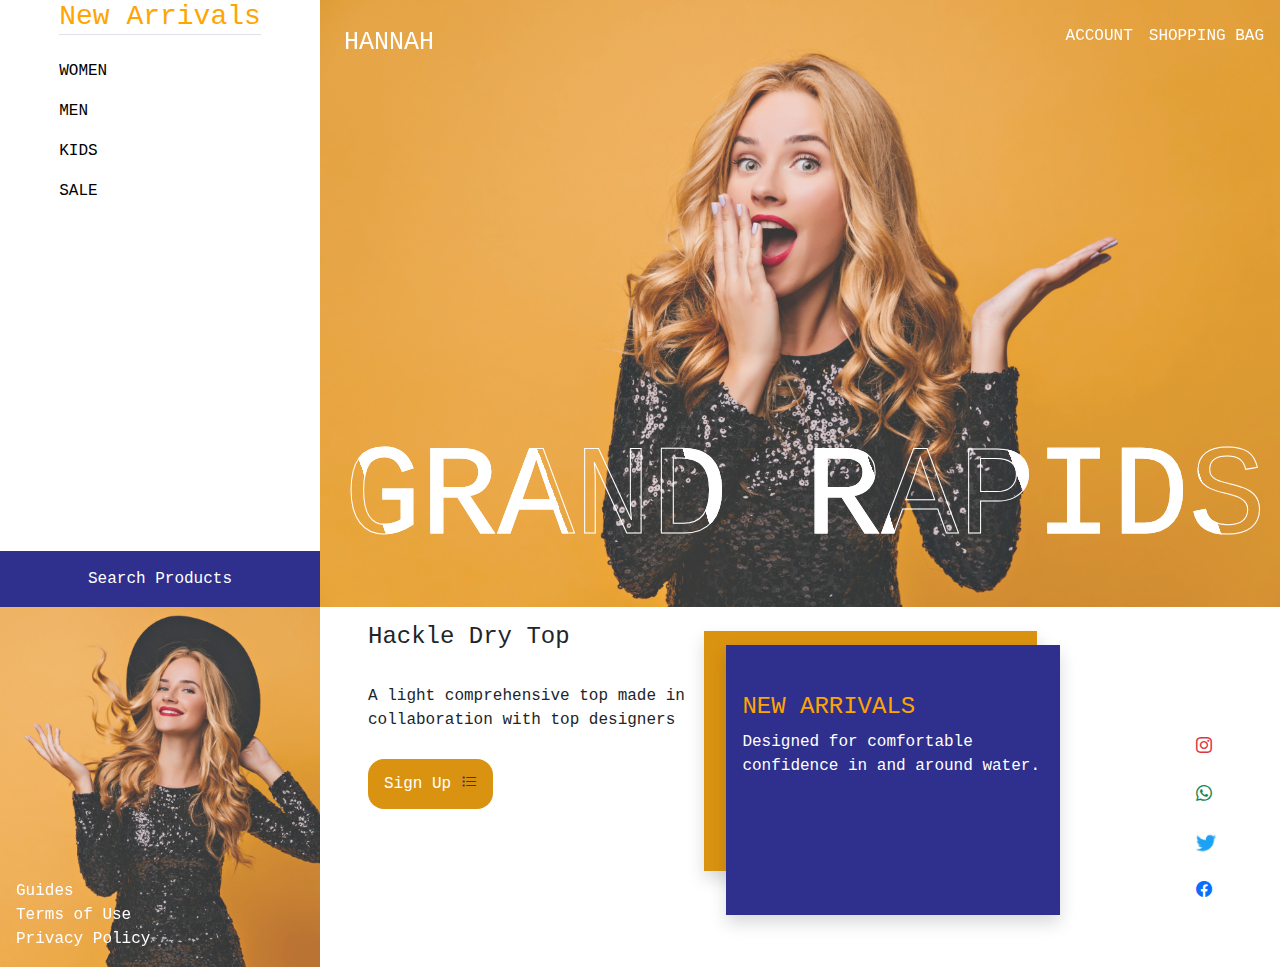
<file: index.html>
<!DOCTYPE html>
<html lang="en">
<head>
    <meta charset="UTF-8">
    <meta http-equiv="X-UA-Compatible" content="IE=edge">
    <meta name="viewport" content="width=device-width, initial-scale=1.0">
    <title>Grand Rapids</title>
    <link rel="stylesheet" href="https://cdn.jsdelivr.net/npm/bootstrap-icons@1.10.2/font/bootstrap-icons.css">
    <link rel="stylesheet" href="./css/bootstrap.min.css">
    <link rel="stylesheet" href="./css/styles.css">
</head>
<body class="h w-100 body font-monospace">
    <main class="d-flex h-3">

        <aside class="col-3 d-md-flex flex-column gap-3 d-none justify-content-between align-items-center">
            <div class="d-flex gap-3 flex-column">
                <h3 class="text-orange border-bottom">New Arrivals</h3>
                <a href="/pages/women.html" class="text-decoration-none text-black">WOMEN</a>
                <a href="/pages/men.html" class="text-decoration-none text-black">MEN</a>
                <a class="text-decoration-none text-black " href="./pages/kids.html">KIDS</a>
                <a class="text-decoration-none text-black " href="./pages/sale.html">SALE</a>    
            </div>

            <div class="bg-blue col-12 p-3 text-white d-flex justify-content-center">
                Search Products
            </div>
        </aside>



        <section class="col-12 col-md-9 d-flex flex-column gap-9 ps-3 ps-md-4 bg-img text-white pb-4 position-relative">

            <div class="d-none gap-3 flex-column bg-white pop-up position-absolute p-5 rounded-4 pos-2">
                <h3 class="text-orange border-bottom">New Arrivals</h3>
                <a href="/pages/women.html" class="text-decoration-none text-black">WOMEN</a>
                <a href="/pages/men.html" class="text-decoration-none text-black">MEN</a>
                <a href="./pages/kids.html" class="text-decoration-none text-black">KIDS</a>
                <a class="text-black text-decoration-none" href="./pages/sale.html">SALE</a>    
            </div>

            <nav class="d-flex justify-content-between pt-4">
                <div class="d-flex gap-1 font-size justify-content-between col-11 col-md-4">
                    <div>HANNAH</div>
                    <i class="bi bi-list d-md-none pop"></i>
                </div>
                <div class="d-md-flex gap-3 d-none pe-3">
                    <a>ACCOUNT</a>
                    <a>SHOPPING BAG</a>
                </div>
            </nav>
            <h1 class="h1">
                GRAND RAPIDS
            </h1>
        </section>
    </main>
    
    
    <footer class="h-2 d-flex">
        <section class="d-md-flex flex-column align-items-start justify-content-end h-2 col-3 ps-3 pb-3 bg-img-2  text-white d-none ">
            <a href="" class="text-decoration-none text-white">Guides</a>
            <a href="" class="text-decoration-none text-white">Terms of Use</a>
            <a href="" class="text-decoration-none text-white">Privacy Policy</a>
        </section>
        <section class="col-12 col-md-9 d-flex flex-column flex-md-row align-items-start">
            <div class="col-10 col-md-4 pb-md-3 ms-3 ms-md-5 gap-4 d-flex flex-column justify-content-end align-items-start pt-3">
                <h4 class="">Hackle Dry Top</h4>
                <p>A light comprehensive top made in collaboration with top designers</p>
                <div>
                    <a href="/pages/signUp.html" class="bg-orange rounded-4 text-white text-nowrap text-decoration-none outline-0 p-3 "> Sign Up
                        <i class="bi  bi-list-task text-blue"></i>
                    </a>
                </div>
            </div>
            <div class="col-12 col-md-5 h-100 position-relative pt-4 pb-3 ps-4 ps-md-0">
                <div class="col-10 shadow h-75 ms-3 bg-orange">

                </div>
                <div class=" ps-3 pt-5 text-white col-10 shadow h-75 m-auto position-absolute bg-blue pos pe-2 mb-3">
                    <h4 class="text-orange">NEW ARRIVALS</h4>
                    <p>Designed for comfortable confidence in and around water.</p>
                </div>
            </div>
            <section class="d-md-none d-flex flex-column align-items-start justify-content-end w-75 h-75 m-auto mt-5 col-3 ps-3 pb-3 bg-img-2  text-white  ">
                <a href="" class="text-decoration-none text-white">Guides</a>
                <a href="" class="text-decoration-none text-white">Terms of Use</a>
                <a href="" class="text-decoration-none text-white">Privacy Policy</a>
            </section>
            <div class="h-25 mb-md-5 pt-md-5 col-10  col-md-1 m-auto d-flex flex-md-column flex-row align-items-end justify-content-end">
                <section class=" d-flex flex-md-column flex-row gap-4 pb-3 pe-md-2">
                    <a href="https://www.instagram.com/hudson_develops"> <i class="bi bi-instagram text-danger"></i></a>
                    <a href="https://wa.me/234814916497"> <i class="bi bi-whatsapp text-success"></i></a>
                    <a href="https://twitter.com/hudson_develops?t=wjyJIXSlgCKj9hTAbs_IqQ&s=01"> <img src="./others/twitter-logo-2.png" alt="" width="20px" height="20px" ></a>
                    <a href="https://www.facebook.com/profile.php?id=100088836301260"> <i class="bi bi-facebook text-primary"></i></a>
                </section>
            </div>
        </section>
    </footer>
    <script src="/js/script.js"></script>
</body>
</html>
</file>
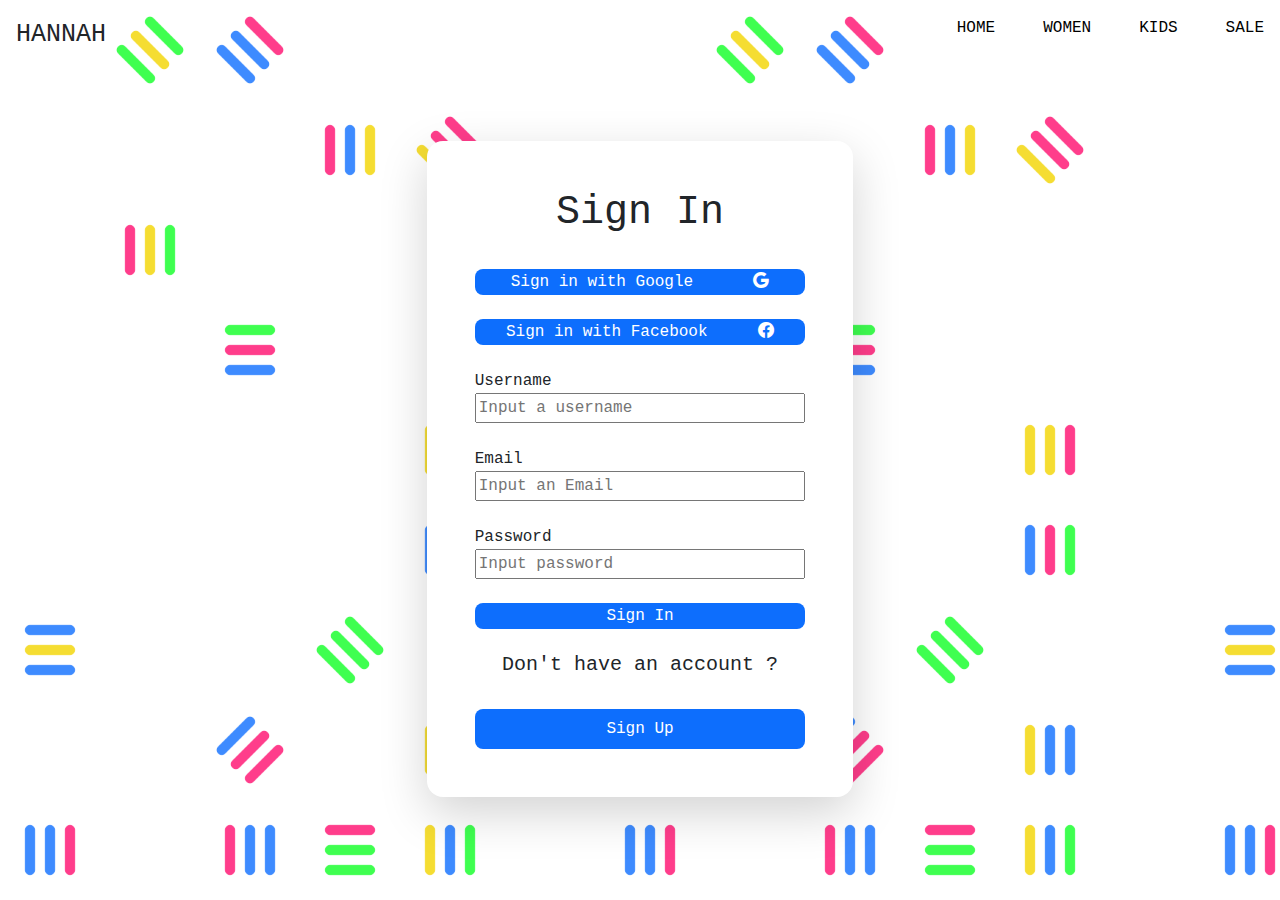
<file: pages/signIn.html>
<!DOCTYPE html>
<html lang="en">
<head>
    <meta charset="UTF-8">
    <meta http-equiv="X-UA-Compatible" content="IE=edge">
    <meta name="viewport" content="width=device-width, initial-scale=1.0">
    <title>Sign In</title>
    <link rel="stylesheet" href="https://cdn.jsdelivr.net/npm/bootstrap-icons@1.10.2/font/bootstrap-icons.css">
    <link rel="stylesheet" href="../css/bootstrap.min.css">
    <link rel="stylesheet" href="../css/styles.css">
</head>
<body>
    <main class="bg-form-2 h font-monospace d-flex flex-column pb-3">
        <nav>
            <nav class="d-flex pt-3 justify-content-between px-3">
                <div class="f-weight font-size">HANNAH</div>
                <i class="bi bi-list d-md-none pop"></i>
                <div class="d-none gap-3 flex-column bg-black pop-up position-absolute p-4 rounded-4 pos-2 col-6 align-items-center">
                    <a href="../index.html" class="text-decoration-none text-white">HOME</a>
                    <a href="./women.html" class="text-white text-decoration-none">WOMEN</a>
                    <a class="text-white text-decoration-none">KIDS</a>
                    <a class="text-white text-decoration-none">SALE</a>    
                </div>

                <div class="d-none d-md-flex gap-5 justify-content-bewhite">
                    <a href="../index.html" class="text-decoration-none text-black ">HOME</a>
                    <a href="./women.html" class=" text-decoration-none text-black">WOMEN</a>
                    <a class="text-black text-decoration-none">KIDS</a>
                    <a class="text-black text-decoration-none">SALE</a>
                </div>
            </nav>
        </nav>
        <form action="" class="shadow-lg col-11 text-nowrap col-md-6 col-lg-4 h-50 d-flex flex-column gap-4 bg-white m-auto p-5 align-items-center rounded-4 ">
            <h1>Sign In </h1>
            <button class="bg-primary col-12 text-white rounded-3 outline-0 d-flex justify-content-around">Sign in with Google
                <i class="bi bi-google"></i>
            </button>
            <button class="bg-primary col-12 text-white rounded-3 outline-0 d-flex justify-content-around">Sign in with Facebook
                <a href="https://www.facebook.com/profile.php?id=100088836301260"> <i class="bi bi-facebook text-white"></i></a>
            </button>
            <label for="" class="d-flex flex-column col-12">
                Username
                <input type="text" required placeholder="Input a username">
            </label>
            <label for="" class="d-flex flex-column col-12">
                Email
                <input type="email" required placeholder="Input an Email">
            </label>
            <label for="" class="d-flex flex-column col-12">
                Password
                <input type="password" required placeholder="Input password">
            </label>
            <button class="bg-primary col-12 text-white rounded-3 outline-0">Sign In</button>
            <h5>Don't have an account ?</h5>
            <a href="./signUp.html" class="px-3 py-2 bg-primary col-12 text-white rounded-3 outline-0 text-decoration-none d-flex justify-content-center">Sign Up</a>
        </form>
    </main>
</body>
<script src="../js/script.js"></script>
</html>
</file>
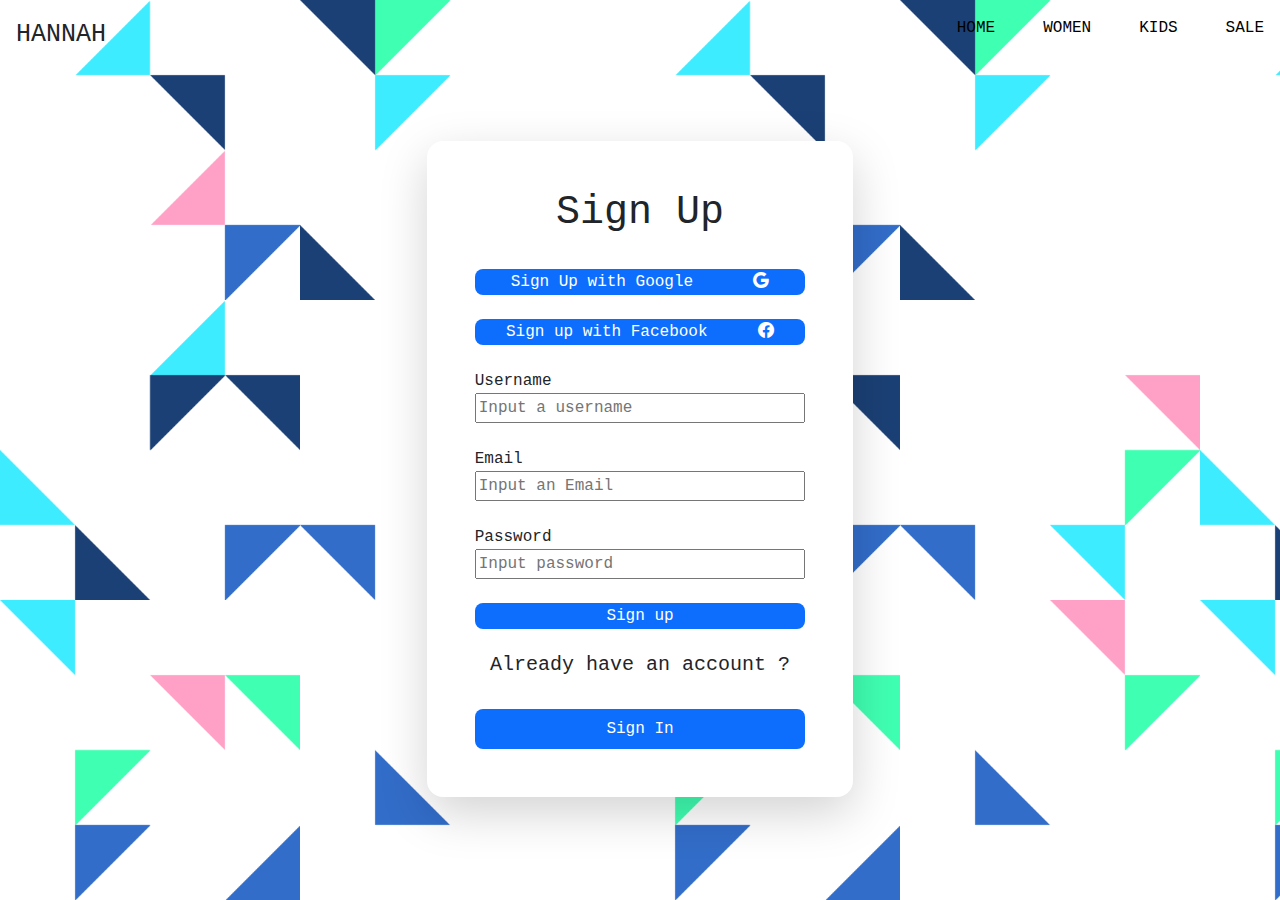
<file: pages/signUp.html>
<!DOCTYPE html>
<html lang="en">
<head>
    <meta charset="UTF-8">
    <meta http-equiv="X-UA-Compatible" content="IE=edge">
    <meta name="viewport" content="width=device-width, initial-scale=1.0">
    <title>Sign Up</title>
    <link rel="stylesheet" href="https://cdn.jsdelivr.net/npm/bootstrap-icons@1.10.2/font/bootstrap-icons.css">
    <link rel="stylesheet" href="../css/bootstrap.min.css">
    <link rel="stylesheet" href="../css/styles.css">
</head>
<body>
    <main class="bg-form h font-monospace d-flex flex-column pb-3">
        <nav>
            <nav class="d-flex pt-3 justify-content-between px-3">
                <div class="f-weight font-size">HANNAH</div>
                <i class="bi bi-list d-md-none pop"></i>
                <div class="d-none gap-3 flex-column bg-black pop-up position-absolute p-4 rounded-4 pos-2 col-6 align-items-center">
                    <a href="../index.html" class="text-decoration-none text-white">HOME</a>
                    <a href="./women.html" class="text-white text-decoration-none">WOMEN</a>
                    <a class="text-white text-decoration-none">KIDS</a>
                    <a class="text-white text-decoration-none">SALE</a>    
                </div>

                <div class="d-none d-md-flex gap-5 justify-content-bewhite">
                    <a href="../index.html" class="text-decoration-none text-black ">HOME</a>
                    <a href="./women.html" class=" text-decoration-none text-black">WOMEN</a>
                    <a class="text-black text-decoration-none">KIDS</a>
                    <a class="text-black text-decoration-none">SALE</a>
                </div>
            </nav>
        </nav>
        <form action="" class="shadow-lg col-11 text-nowrap col-md-6 col-lg-4 h-50 d-flex flex-column gap-4 bg-white m-auto p-5 align-items-center rounded-4 ">
            <h1>Sign Up</h1>
            <button class="bg-primary col-12 text-white rounded-3 outline-0 d-flex justify-content-around">Sign Up with Google
                <i class="bi bi-google"></i>
            </button>
            <button class="bg-primary col-12 text-white rounded-3 outline-0 d-flex justify-content-around">Sign up with Facebook
                <a href="https://www.facebook.com/profile.php?id=100088836301260"> <i class="bi bi-facebook text-white"></i></a>
            </button>
            <label for="" class="d-flex flex-column col-12">
                Username
                <input type="text" required placeholder="Input a username">
            </label>
            <label for="" class="d-flex flex-column col-12">
                Email
                <input type="email" required placeholder="Input an Email">
            </label>
            <label for="" class="d-flex flex-column col-12">
                Password
                <input type="password" required placeholder="Input password">
            </label>
            <button class="bg-primary col-12 text-white rounded-3 outline-0">Sign up</button>
            <h5>Already have an account ?</h5>
            <a class="px-3 py-2 bg-primary col-12 text-white rounded-3 outline-0 text-decoration-none d-flex justify-content-center" href="./signIn.html">Sign In</a>
        </form>
    </main>
</body>
<script src="../js/script.js"></script>
</html>
</file>
<file: css/styles.css>
.gap-9{
    gap: 40vh;
}
.font-size{
    font-size: 25px;
}
.f-weight{
    font-weight: 300;
}

.bg-form{
    background-image: url(../others/art\ squares.png);
    background-size: contain;
}
.bg-form-2{
    background-image: url(../others/short-dashes.png);
    background-size: contain;
}
.last{
    text-align: center;
    text-align-last: center;
}
a:hover{
    border-bottom: 1px solid black;
}
.pos-2{
    top: 15vw;
    right: 2vw;
}
.bg-img{
    background-image: url(../others/shocked-fair-haired-girl-posing-yellow-wall-with-mouth-open-surprised-glamorous-lady.jpg);
    background-position: top center;
    background-size: cover;
    opacity: 0.8;
}
.bg-img-2{
    background-image: url(../others/blithesome-european-girl-with-long-hairstyle-expressing-happiness-emotional-fair-haired-woman-posing-yellow-wall.jpg);
    background-position: top center;
    background-size: cover;
    opacity: 0.8;
}
.bg-blue{
    background-color: rgb(47, 47, 141);
}
.text-blue{
    color: rgb(47, 47, 141);
}
.text-pink{
    color: #FF3FBF;
}
.bg-orange{
    background-color: rgb(218, 147, 17);
}
.bg-blend{
    background-image: linear-gradient(to left,#FF3FBF, rgb(218, 147, 17))
}
.bg-blend-2{
    background-image: linear-gradient(to left, rgb(17, 195, 218) ,rgb(218, 147, 17))
}
.bg-blend-3{
    background-image: linear-gradient(to left, rgb(17, 195, 218) ,rgb(238, 255, 5))
}
.bg-blend-4{
    background-image: linear-gradient(to left,  rgb(238, 255, 5),rgb(218, 147, 17))
}
.text-orange{
    color: orange;
}
.h{
    min-height: 100vh;
}
.h-2{
    min-height: 40vh;
}
.h-3{
    min-height: 60vh;
}
.h-4{
    max-height: 57vh;
}
.w{
    width: max-content;
}
.h1{
    font-size: 20vw;
    color: transparent;
    -webkit-text-stroke: 1px white;
    background-image: url(../others/back.png);
    -webkit-background-clip: text;
    background-position: 0 0;
    animation: back 20s linear infinite;
}

.typer::before,
.typer::after{
    content: "";
    position: absolute;
    top: 0;
    right: 0;
    bottom: 0;
    left: 0;
}

.typer::before{
    background: white;
    animation: 
    typewriter 3s steps(18) 1s forwards;
}
.typer::after{
    width: 0.1em;
    background-color: black;
    animation: 
    typewriter 3s steps(18) 1s forwards
    ,blink 750ms steps(18)  infinite;
}

.Collection{
    opacity: 0;
    transform: translateY(3rem);
    animation: fadeInUp 2s ease 5s forwards;
}
.Collection-2{
    opacity: 0;
    transform: translateY(3rem);
    animation: fadeInUp 2s ease 6s forwards;
}

@keyframes fadeInUp {
    to{
        opacity: 1;
        transform: translateY(0);
    }
}
@keyframes typewriter {
    to{
        left: 100%;
    }
}
@keyframes blink {
    to{
        background-color: transparent;
    }
}

@keyframes back {
    100%{
        background-position: 2000px 0;
    }
}
.outline-0{
    outline: 0ch;
    border: 0px;
}


.pos{
    top: 15vw;
    left: 10vw;
}
@media (min-width : 414px) {
    .pos{
        top: 10vw;
        left: 10vw;
    }
}
@media (min-width : 500px) {
    .h1{
        font-size: 10vw;
    }
    
}
@media (min-width : 768px) {
    .pos{
        top: 5vw;
        left: 5vw;
    }
}
@media (min-width : 1070px) {
    .pos{
        top: 3vw;
        left: 3vw;
    }
}
</file>
